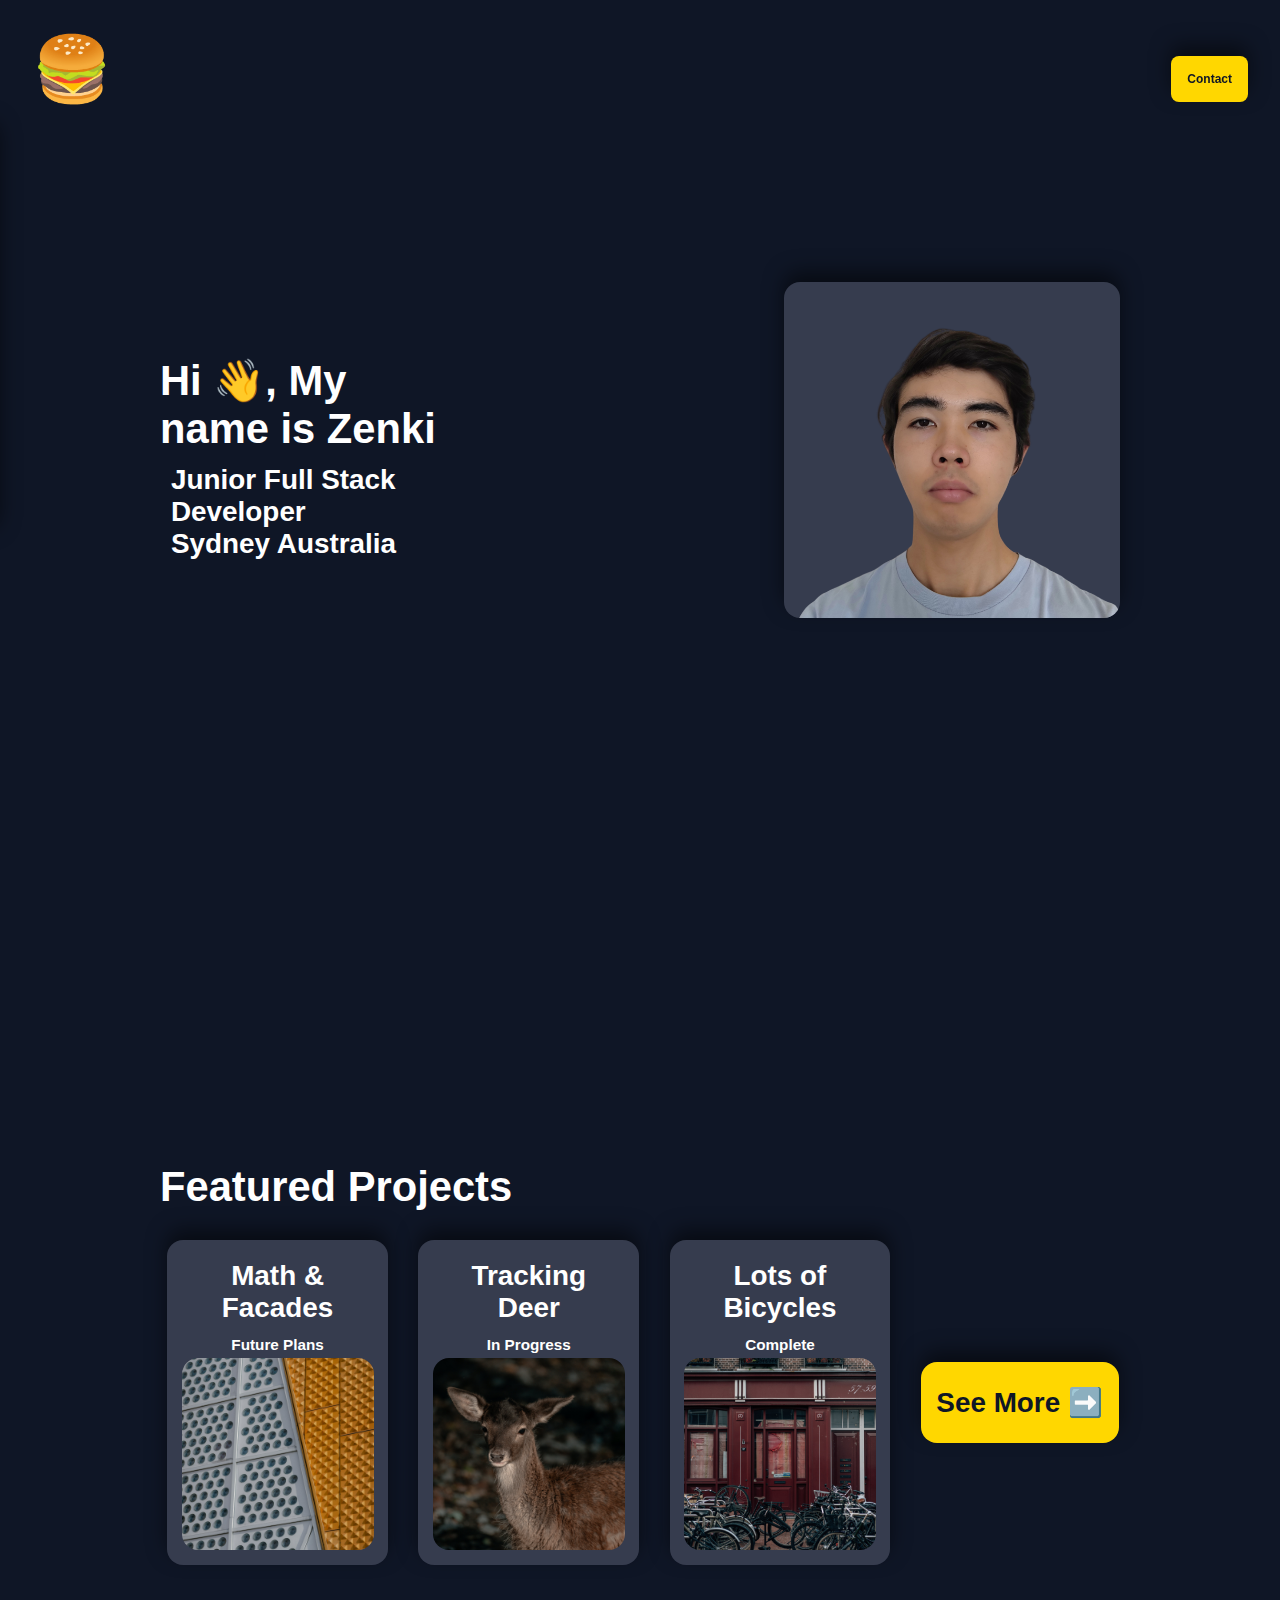
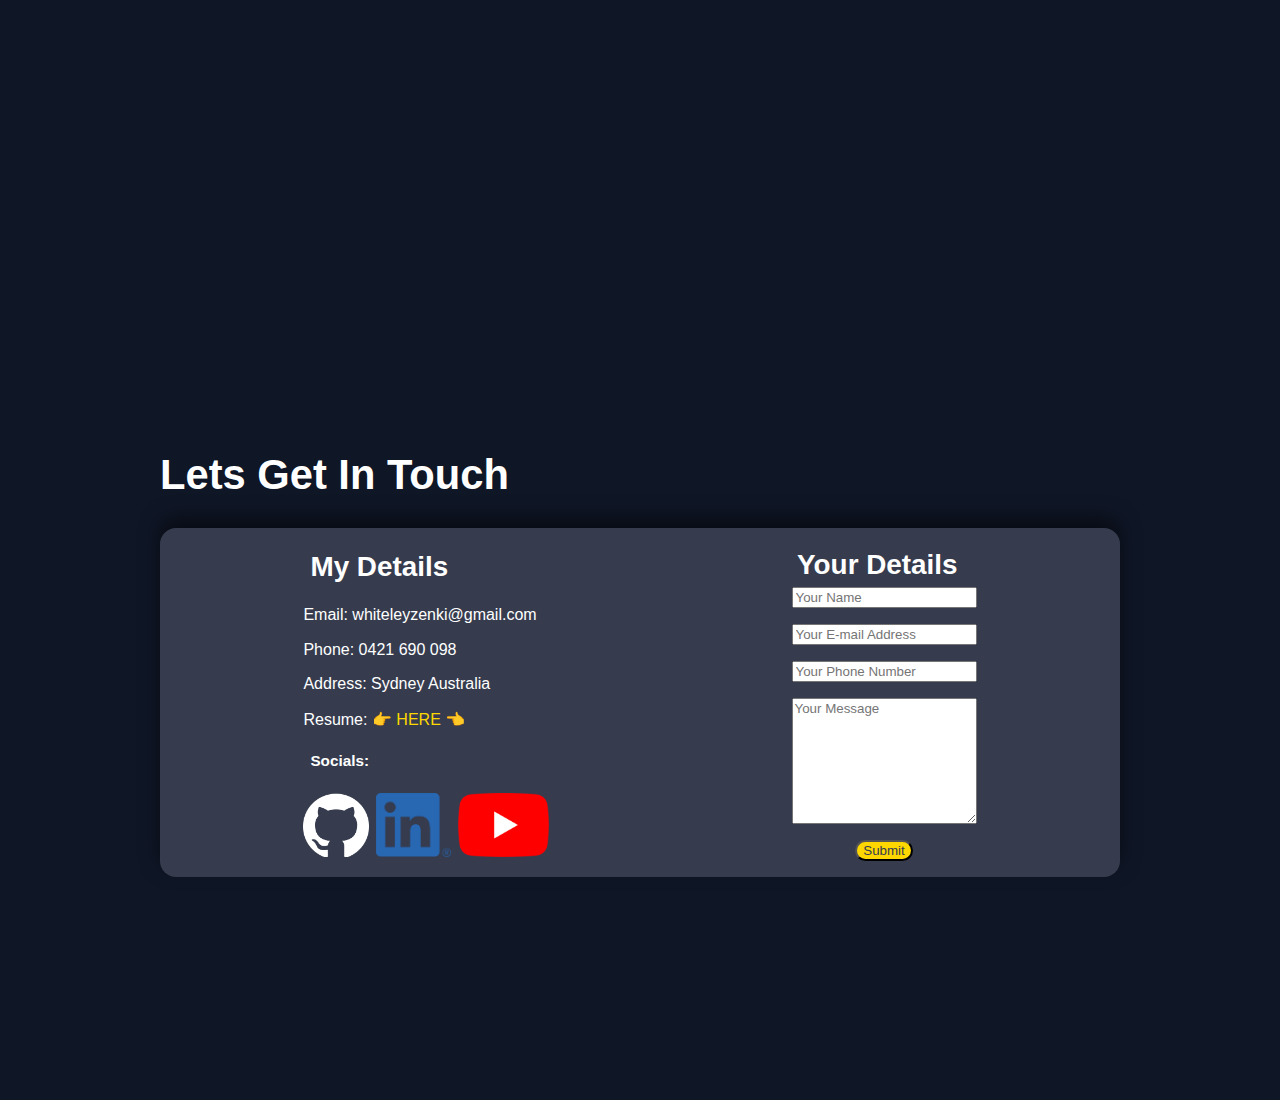
<file: src/index.html>
<!DOCTYPE html>
<html lang="en">
<head>
    <meta charset="UTF-8">
    <meta name="viewport" content="width=device-width, initial-scale=1.0">
    <title>Under Construction!</title>
    <link rel="stylesheet" href="style.css">
</head>
<body>
<!-- SHARED HTML START -->
    <div class="Navigation">
        <nav>
            <!-- Burger Menu -->
            <div id="burger-tog">
                🍔
              <input type="checkbox" />
              <ul id="burger">
                <a href="index.html"><li>Home</li></a>
                <a href="projects.html"><li>Projects</li></a>
                <a href="blog.html"><li>Weekly</li></a>
                <a href="about.html"><li>About</li></a>
              </ul>
            </div>
        </nav>
        <!-- Contact Me Button -->
        <form action="#open-modal">
            <button type="submit">Contact</button> 
            <!-- Not Recommended, only using as there is no javascript -->
        </form>
    </div>
    <!-- Modal Window -->
    <div id="open-modal" class="modal-window">
        <div>
            <a href="#">Close</a>
            <form action="">
                <!-- Contact Inputs -->
                <input type="text" name="fullname" placeholder="Your Name" />
                <input type="email" name="email" placeholder="Your E-mail Address" />
                <input type="tele" name="phone" placeholder="Your Phone Number"/>
                <textarea name="text" rows="8" placeholder="Your Message"></textarea>
                <button>Submit</button>
            </form>
        </div>
    </div>
<!-- SHARED HTML END -->

    <div class="Home-Content">
        <section class="Home">
            <div class="Welcome">
                <div>
                    <!-- Main Title -->
                    <h1>Hi 👋, My<br>name is Zenki</h1>
                    <h2>Junior Full Stack Developer<br>Sydney Australia</h2>
                </div>
                <!-- Profile Image -->
                <img src="imgs/profile_pic.png" alt="ProfilePic">
            </div>
        </section>

        <section class="F-Projects">
            <!-- Carousel Title -->
            <h1>Featured Projects</h1>
            <!-- Carousel -->
            <div class="carousel">
                <article class="items">
                    <h2>Math &<br>Facades</h2>
                    <h3>Future Plans</h3>
                    <img src="imgs/pexels-cami-18809459.jpg" alt="Building Facade">
                </article>
                <article class="items">
                    <h2>Tracking<br>Deer</h2>
                    <h3>In Progress</h3>
                    <img src="imgs/pexels-carolin-wenske-19135990.jpg" alt="Deer">
                </article>
                <article class="items">
                    <h2>Lots of<br>Bicycles</h2>
                    <h3>Complete</h3>
                    <img src="imgs/pexels-bicycles.jpg" alt="European Bicycles">
                </article>
                <!-- SEE MORE BUTTON -->
                <a href="projects.html">
                    <article class="items" role="button"> 
                        <!-- Role property makes the browser believe its a button -->
                        <!-- Kept as article to easily share properties between post and the button -->
                        <h2>See More ➡️</h2> 
                    </article>
                </a>
            </div>
        </section>

        <section class="Contact">
            <!-- Contact Form -->
            <div class="contact-info">
                <h1>Lets Get In Touch</h1>
                <div class="contact-content">
                    <!-- Left Side Items -->
                    <div class="my-details">
                        <h2>My Details</h2>
                        <label>Email: whiteleyzenki@gmail.com</label>
                        <label>Phone: 0421 690 098</label>
                        <label>Address: Sydney Australia</label>
                        <label>Resume:
                            <a href="https://drive.google.com/file/d/1wIgLgoJVdbyMaV2z6GxGageZ9CQzxE3W/view?usp=sharing"target=”_blank”>👉 HERE 👈</a></label>
                        <h3>Socials:</h3>
                        <div class="socials">
                            <a href="https://github.com/R-Z-W" target=”_blank”><img src="imgs/github-mark-white.png" alt="Github"></a>
                            <a href="https://www.linkedin.com/in/ronanwhiteley/" target=”_blank”><img src="imgs/LI-In-Bug.png" alt="Github"></a>
                            <a href="https://www.youtube.com/channel/UCM7Jr1QHGbWeZcyulGxDfLw" target=”_blank”><img src="imgs/youtube_social_icon_red.png" alt="Github"></a>
                        </div>
                    </div>
                    <!-- Right Side Items -->
                    <div class="your-details">
                        <h2>Your Details</h2>
                        <form>
                            <!-- Contact Inputs -->
                            <input type="text" name="fullname" placeholder="Your Name" />
                            <input type="email" name="email" placeholder="Your E-mail Address" />
                            <input type="tele" name="phone" placeholder="Your Phone Number"/>
                            <textarea name="text" rows="8" placeholder="Your Message"></textarea>
                            <button class="submit">Submit</button>
                        </form>
                    </div>
                </div>
            </div>

            <!-- <footer>
                <p>&copy 2023 Zenki Whiteley</p>
            </footer> -->
        </section>
        
    </div>

    
</body>
</html>
</file>
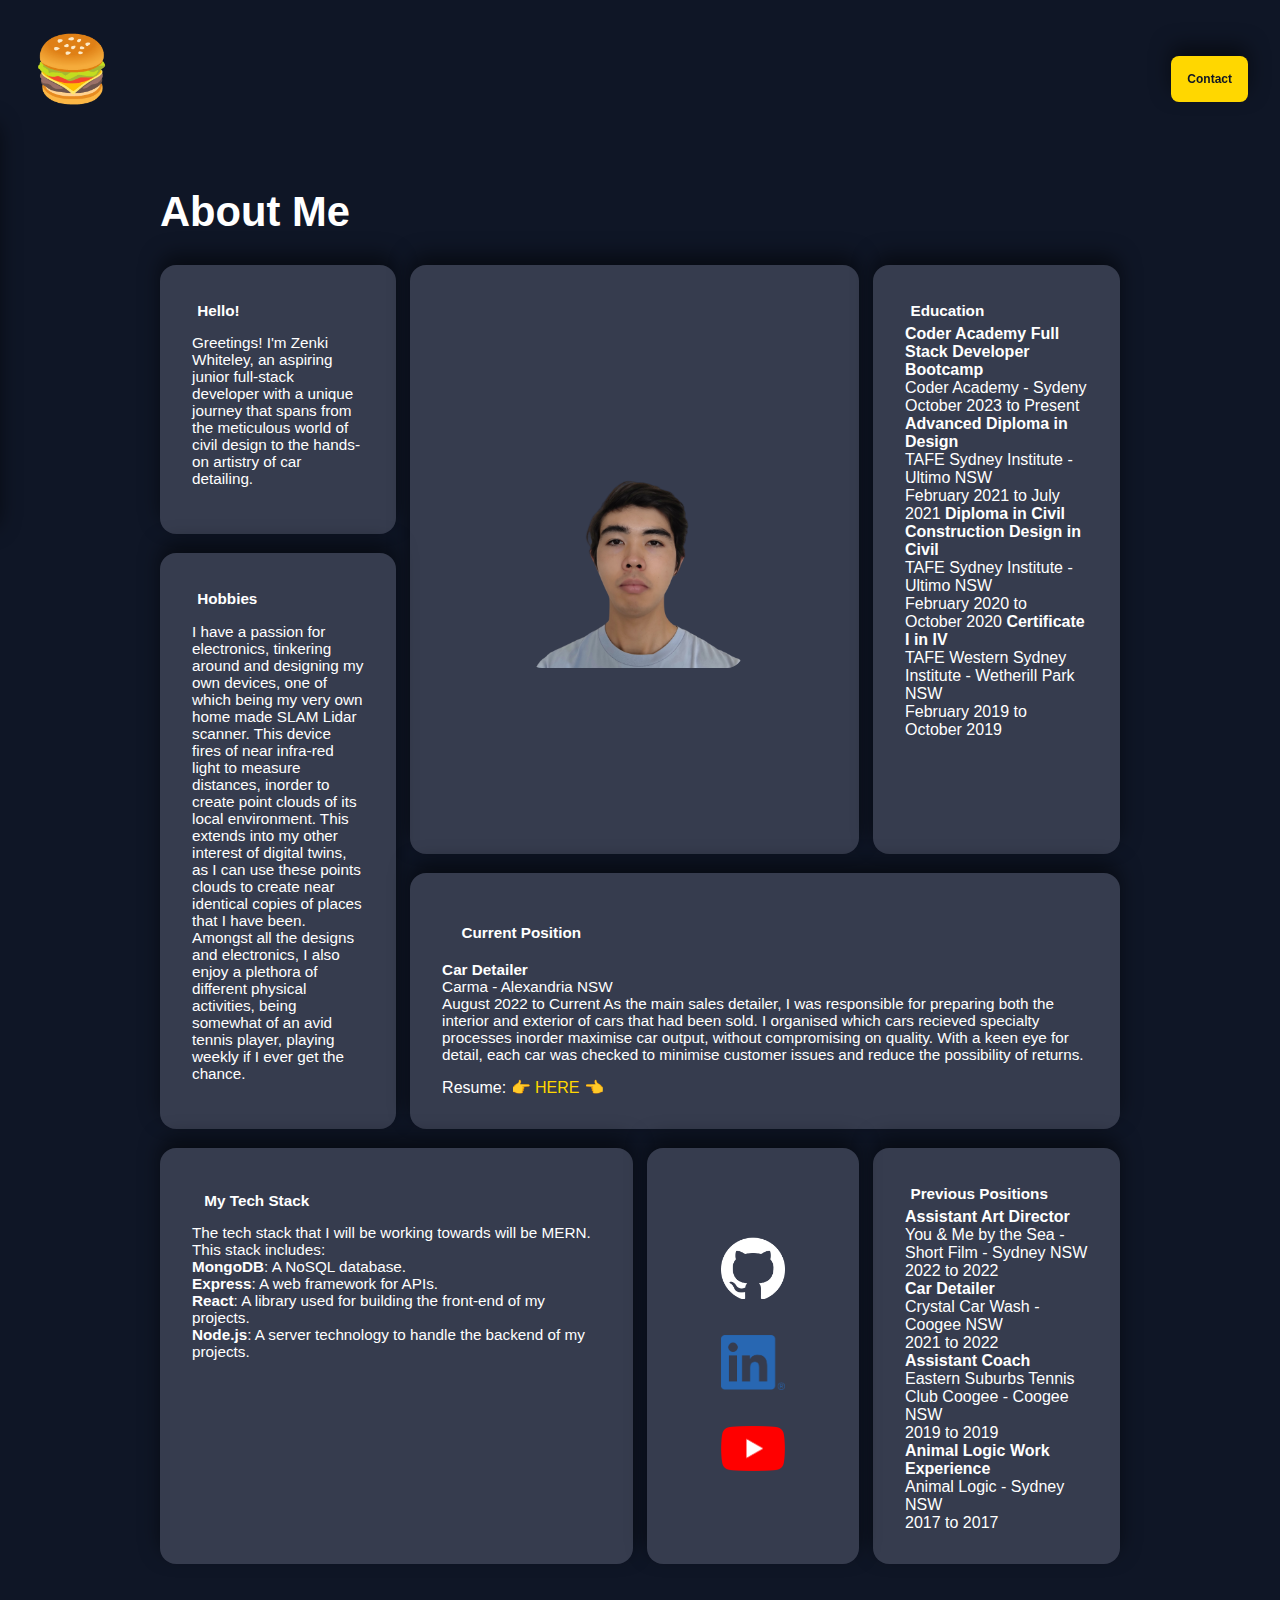
<file: src/about.html>
<!DOCTYPE html>
<html lang="en">

<head>
    <meta charset="UTF-8">
    <meta name="viewport" content="width=device-width, initial-scale=1.0">
    <title>About Zenki</title>
    <link rel="stylesheet" href="style.css">
</head>

<body>
<!-- SHARED HTML START -->
    <div class="Navigation">
        <nav>
            <!-- Burger Menu -->
            <div id="burger-tog">
                🍔
            <input type="checkbox" />
            <ul id="burger">
                <a href="index.html"><li>Home</li></a>
                <a href="projects.html"><li>Projects</li></a>
                <a href="blog.html"><li>Weekly</li></a>
                <a href="about.html"><li>About</li></a>
            </ul>
            </div>
        </nav>
        <!-- Contact Me Button -->
        <form action="#open-modal">
            <button type="submit">Contact</button> 
            <!-- Not Recommended, only using as there is no javascript -->
        </form>
    </div>
    <!-- Modal Window -->
    <div id="open-modal" class="modal-window">
        <div>
            <a href="#">Close</a>
            <form action="">
                <!-- Contact Inputs -->
                <input type="text" name="fullname" placeholder="Your Name" />
                <input type="email" name="email" placeholder="Your E-mail Address" />
                <input type="tele" name="phone" placeholder="Your Phone Number"/>
                <textarea name="text" rows="8" placeholder="Your Message"></textarea>
                <button>Submit</button>
            </form>
        </div>
    </div>
<!-- SHARED HTML END -->

<!-- About Me Content -->
    <div class="About-Content">
        <h1> <!-- About Me Title -->
            About Me
        </h1>
        <div class="posts">
            <div class="items">
                <article>
                    <h3>Hello!</h3>
                    <p>
                        Greetings! I'm Zenki Whiteley, an aspiring junior full-stack developer with a unique journey
                        that
                        spans from the meticulous world of civil design to the hands-on artistry of car detailing.
                    </p>
                </article>
                <article role="image">
                    <!-- Profile Picture -->
                    <img src="imgs/profile_pic.png" alt="Profile Picture">
                </article>
                <article>
                    <h3>Hobbies</h3>
                    <p>
                        I have a passion for electronics, tinkering around and designing my own devices, one
                        of which being my very own home made SLAM Lidar scanner. This device fires of near infra-red
                        light to measure distances, inorder to create point clouds of its local environment. This
                        extends into my other interest of digital twins, as I can use these points clouds to create near
                        identical copies of places that I have been. Amongst all the designs and electronics, I also
                        enjoy a plethora of different physical activities, being somewhat of an avid tennis player,
                        playing weekly if I ever get the chance.
                    </p>
                </article>
                <article>
                    <h3>Education</h3>
                    <span>
                        <b>Coder Academy Full Stack Developer Bootcamp</b><br>
                        Coder Academy - Sydeny<br>
                        October 2023 to Present
                    </span>
                    <span>
                        <b>Advanced Diploma in Design</b><br>
                        TAFE Sydney Institute - Ultimo NSW<br>
                        February 2021 to July 2021
                    </span>
                    <span>
                        <b>Diploma in Civil Construction Design in Civil</b><br>
                        TAFE Sydney Institute - Ultimo NSW<br>
                        February 2020 to October 2020
                    </span>
                    <span>
                        <b>Certificate I in IV</b><br>
                        TAFE Western Sydney Institute - Wetherill Park NSW<br>
                        February 2019 to October 2019
                    </span>
                </article>
                <article>
                    <h3>Current Position</h3>
                    <p>
                        <b>Car Detailer</b><br>
                        Carma - Alexandria NSW<br>
                        August 2022 to Current
                        As the main sales detailer, I was responsible for preparing both the interior and exterior of
                        cars that had been sold.
                        I organised which cars recieved specialty processes inorder maximise car output, without
                        compromising on quality.
                        With a keen eye for detail, each car was checked to minimise customer issues and reduce the
                        possibility of returns.
                    </p>
                    <!-- Resume Link -->
                    <label>Resume: 
                        <a href="https://drive.google.com/file/d/1wIgLgoJVdbyMaV2z6GxGageZ9CQzxE3W/view?usp=sharing"target=”_blank”>👉 HERE 👈</a></label>
                </article>
                <article>
                    <h3>Previous Positions</h3>
                    <span>
                        <b>Assistant Art Director</b><br>
                        You & Me by the Sea - Short Film - Sydney NSW<br>
                        2022 to 2022<br>
                    </span>
                    <span>
                        <b>Car Detailer</b><br>
                        Crystal Car Wash - Coogee NSW<br>
                        2021 to 2022<br>
                    </span>
                    <span>
                        <b>Assistant Coach</b><br>
                        Eastern Suburbs Tennis Club Coogee - Coogee NSW<br>
                        2019 to 2019<br>
                    </span>
                    <span>
                        <b>Animal Logic Work Experience</b><br>
                        Animal Logic - Sydney NSW<br>
                        2017 to 2017<br>
                    </span>
                </article>
                <article>
                    <h3>My Tech Stack</h3>
                    <p>
                        The tech stack that I will be working towards will be MERN.<br>
                        This stack includes:<br>
                        <b>MongoDB</b>: A NoSQL database.<br>
                        <b>Express</b>: A web framework for APIs.<br>
                        <b>React</b>: A library used for building the front-end of my projects.<br>
                        <b>Node.js</b>: A server technology to handle the backend of my projects.<br>
                    </p>
                </article>
                <article>
                    <!-- Social Links -->
                    <a href="https://github.com/R-Z-W" target=”_blank”><img src="imgs/github-mark-white.png" alt="Github"></a>
                    <a href="https://www.linkedin.com/in/ronanwhiteley/" target=”_blank”><img src="imgs/LI-In-Bug.png" alt="Github"></a>
                    <a href="https://www.youtube.com/channel/UCM7Jr1QHGbWeZcyulGxDfLw" target=”_blank”><img src="imgs/youtube_social_icon_red.png" alt="Github"></a>   
                </article>
            </div>
        </div>
    </div>


</body>
</file>
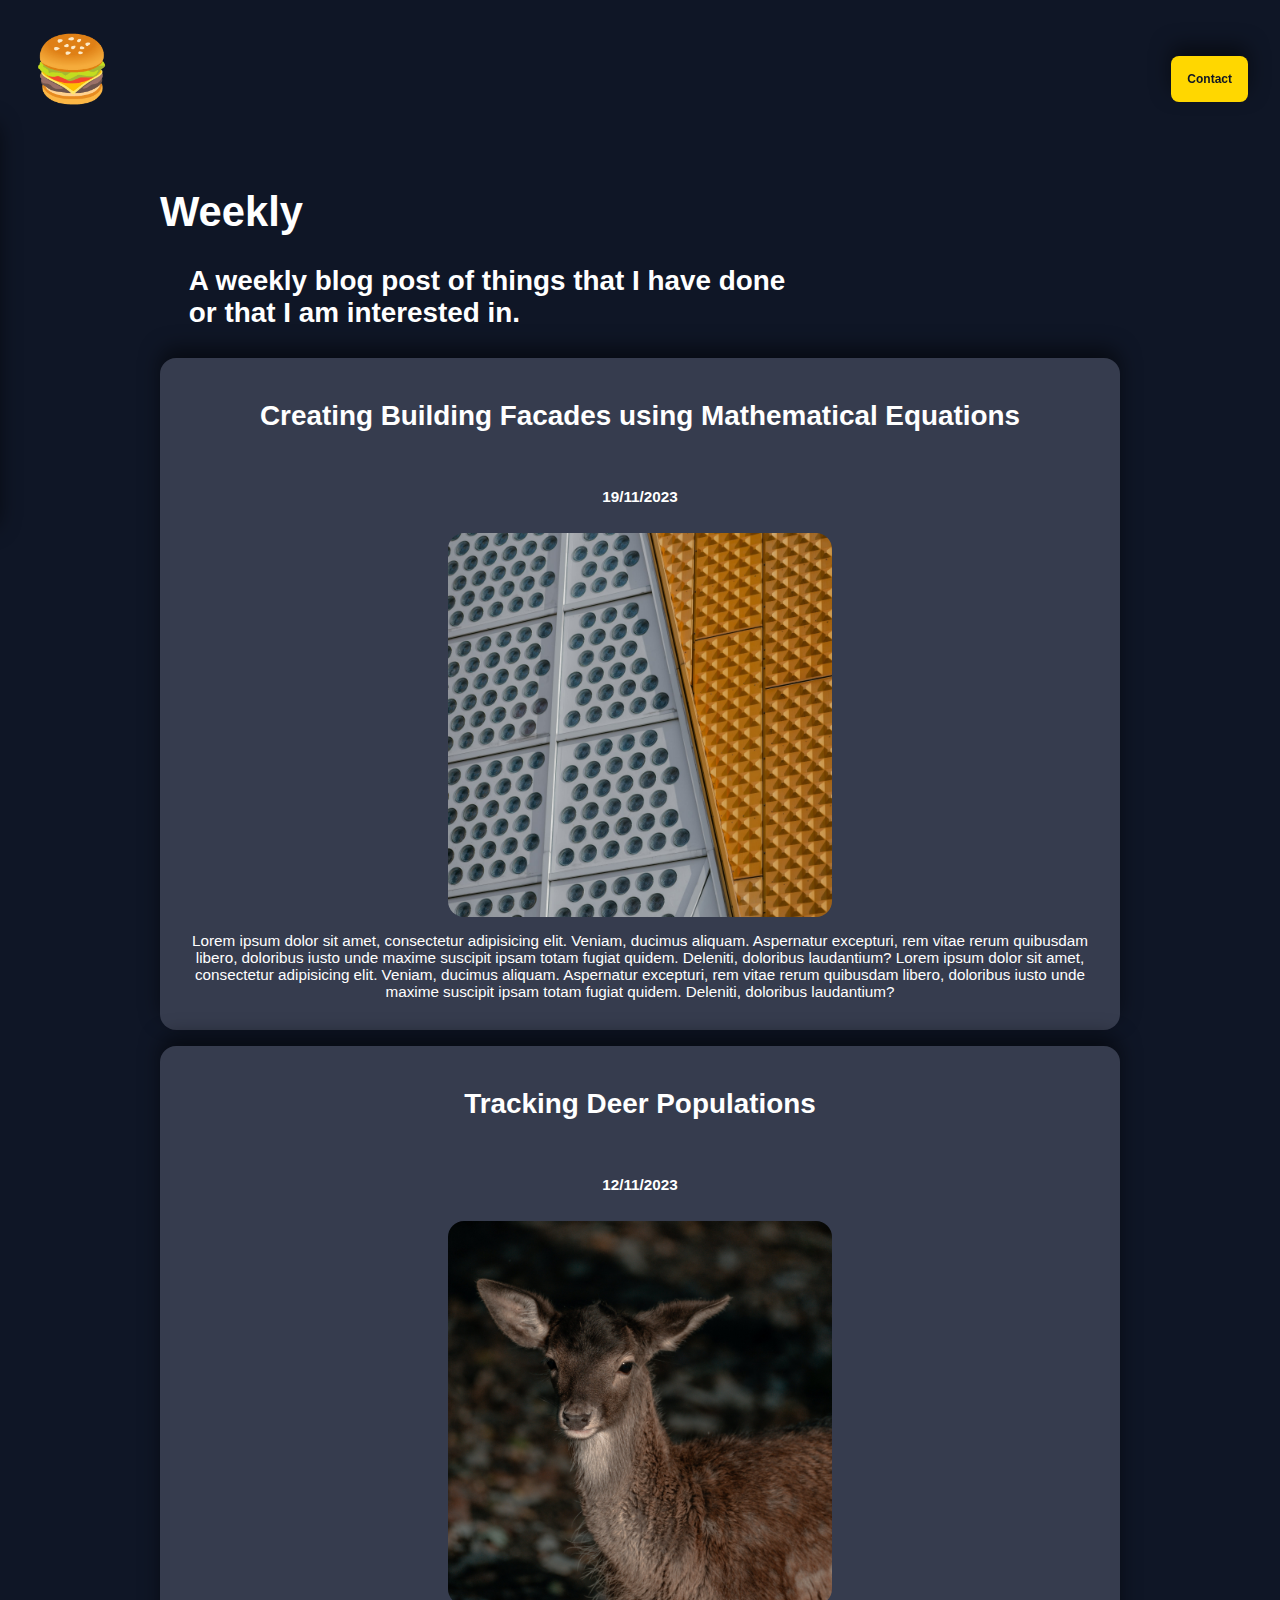
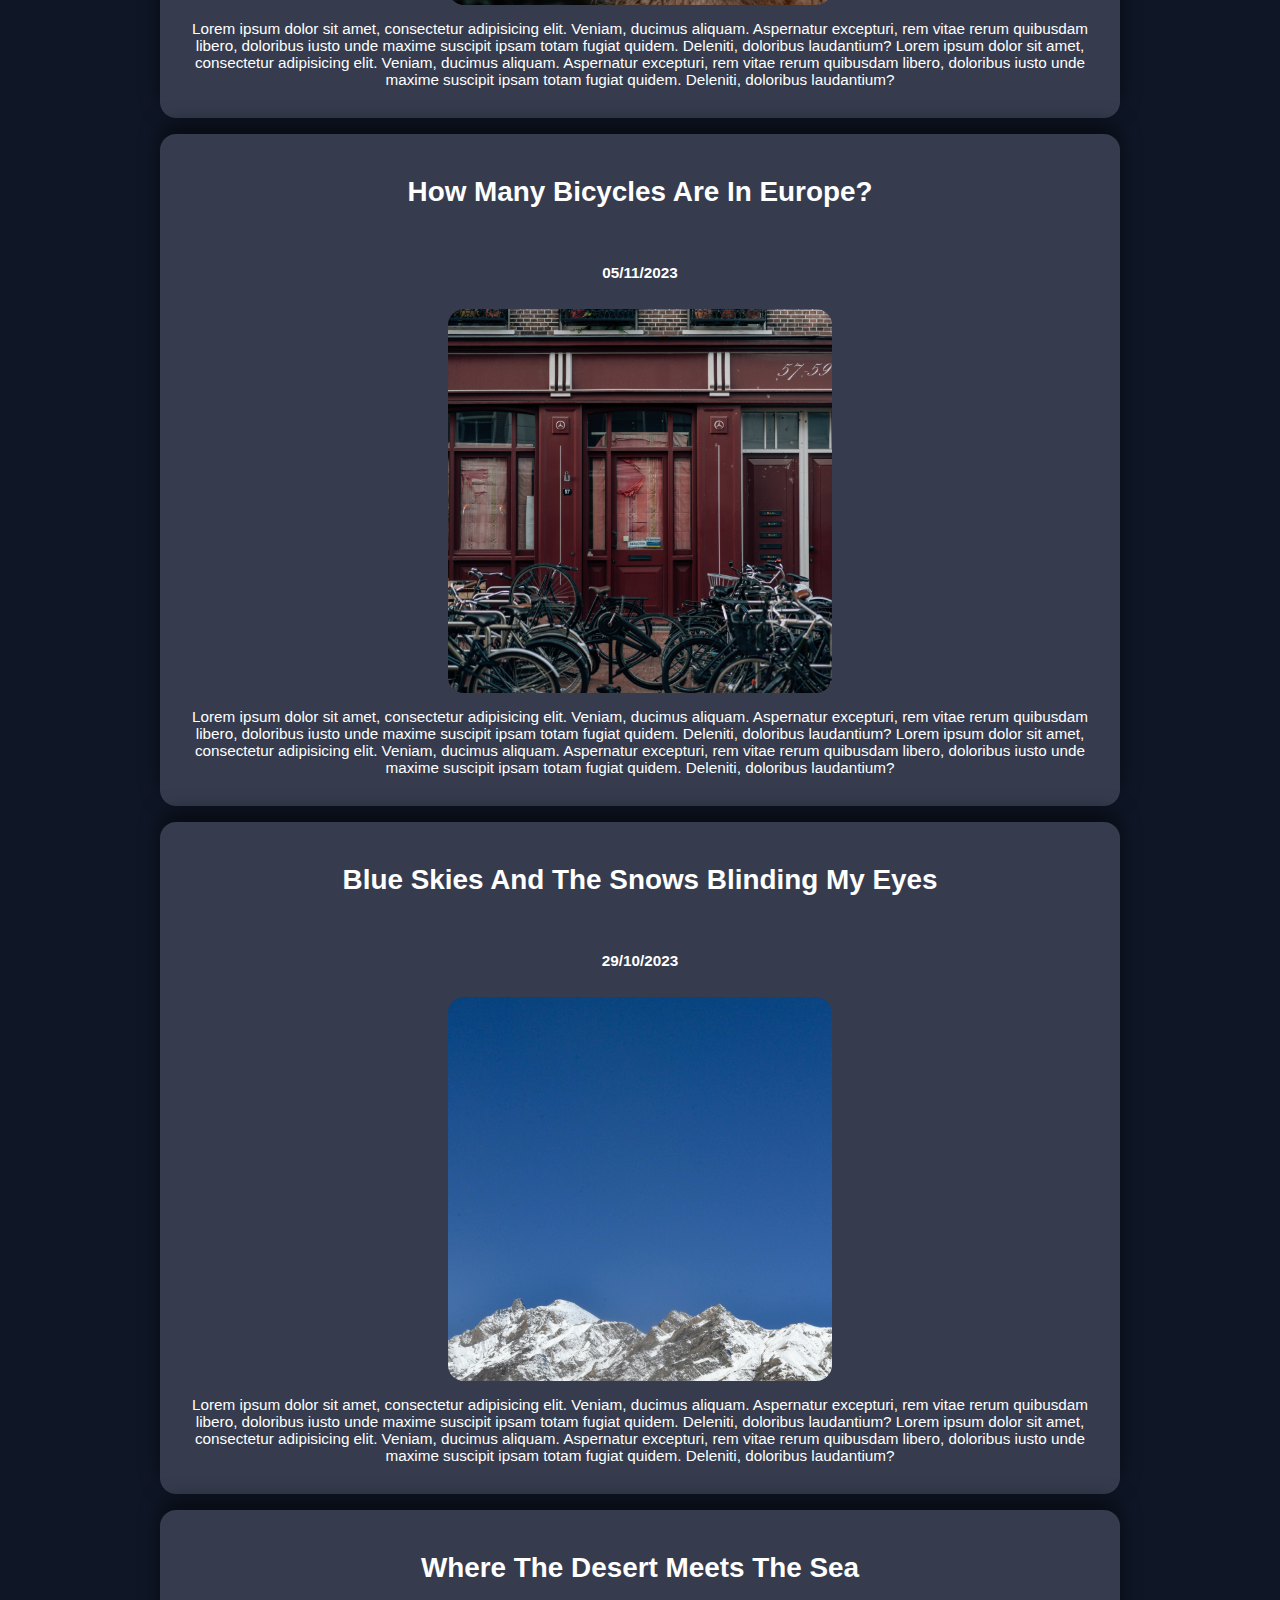
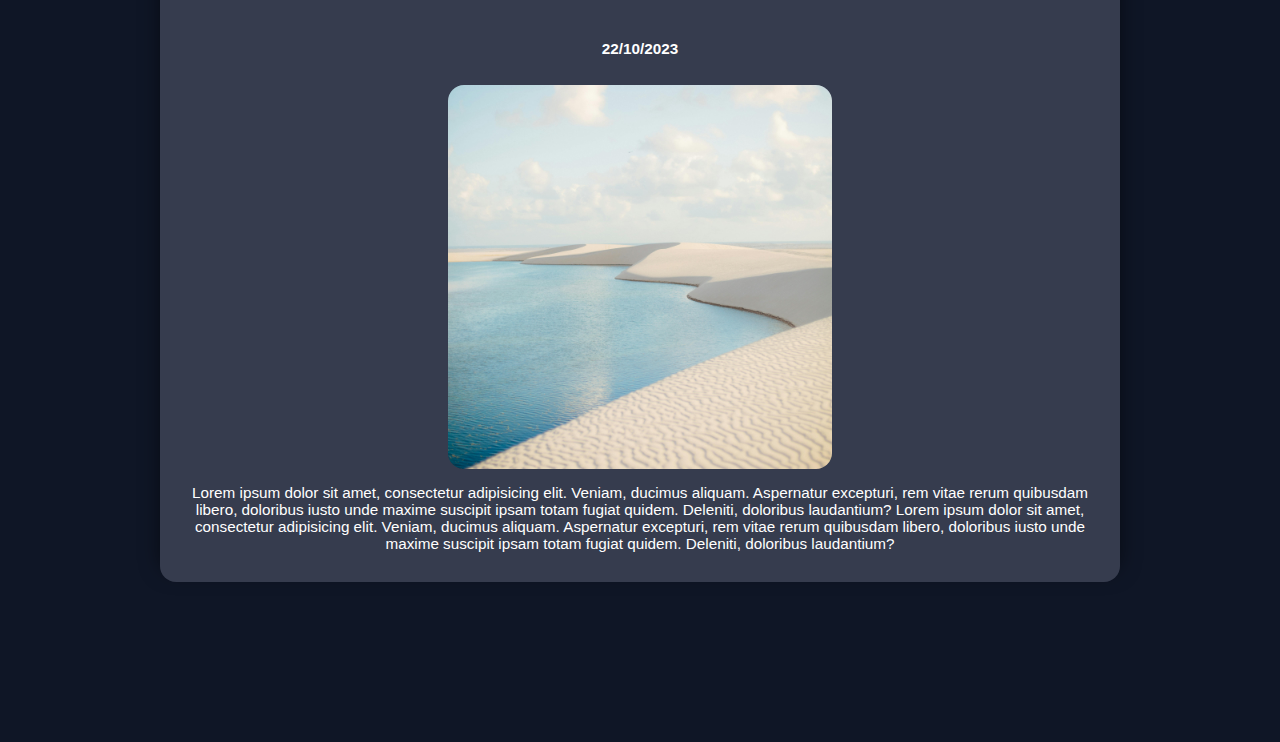
<file: src/blog.html>
<!DOCTYPE html>
<html lang="en">

<head>
    <meta charset="UTF-8">
    <meta name="viewport" content="width=device-width, initial-scale=1.0">
    <title>Zenki's Weekly</title>
    <link rel="stylesheet" href="style.css">
</head>

<body>
<!-- SHARED HTML START -->
    <div class="Navigation">
        <nav>
            <!-- Burger Menu -->
            <div id="burger-tog">
                🍔
              <input type="checkbox" />
              <ul id="burger">
                <a href="index.html"><li>Home</li></a>
                <a href="projects.html"><li>Projects</li></a>
                <a href="blog.html"><li>Weekly</li></a>
                <a href="about.html"><li>About</li></a>
              </ul>
            </div>
        </nav>
        <!-- Contact Me Button -->
        <form action="#open-modal">
            <button type="submit">Contact</button> 
            <!-- Not Recommended, only using as there is no javascript -->
        </form>
    </div>
    <!-- Modal Window -->
    <div id="open-modal" class="modal-window">
        <div>
            <a href="#">Close</a>
            <form action="">
                <!-- Contact Inputs -->
                <input type="text" name="fullname" placeholder="Your Name" />
                <input type="email" name="email" placeholder="Your E-mail Address" />
                <input type="tele" name="phone" placeholder="Your Phone Number"/>
                <textarea name="text" rows="8" placeholder="Your Message"></textarea>
                <button>Submit</button>
            </form>
        </div>
    </div>
<!-- SHARED HTML END -->

<!-- Weekly Blog Content -->
    <div class="Blog-Content">
        <h1> <!-- Weekly Blog Title -->
            Weekly
        </h1>
        <h2>
            A weekly blog post of things that I have done<br>or that I am interested in.
        </h2>
        <div class="posts">
            <div class="items">
                <h2>Creating Building Facades using Mathematical Equations</h2>
                <h3>19/11/2023</h3>
                <img src="imgs/pexels-cami-18809459.jpg" alt="Building Facade">
                <p>Lorem ipsum dolor sit amet, consectetur adipisicing elit. Veniam, ducimus aliquam. Aspernatur
                    excepturi, rem vitae rerum quibusdam libero, doloribus iusto unde maxime suscipit ipsam totam fugiat
                    quidem. Deleniti, doloribus laudantium? Lorem ipsum dolor sit amet, consectetur adipisicing elit. Veniam, ducimus aliquam. Aspernatur
                    excepturi, rem vitae rerum quibusdam libero, doloribus iusto unde maxime suscipit ipsam totam fugiat
                    quidem. Deleniti, doloribus laudantium?</p>
            </div>
            <div class="items">
                <h2>Tracking Deer Populations</h2>
                <h3>12/11/2023</h3>
                <img src="imgs/pexels-carolin-wenske-19135990.jpg" alt="Deer">
                <p>Lorem ipsum dolor sit amet, consectetur adipisicing elit. Veniam, ducimus aliquam. Aspernatur
                    excepturi, rem vitae rerum quibusdam libero, doloribus iusto unde maxime suscipit ipsam totam fugiat
                    quidem. Deleniti, doloribus laudantium? Lorem ipsum dolor sit amet, consectetur adipisicing elit. Veniam, ducimus aliquam. Aspernatur
                    excepturi, rem vitae rerum quibusdam libero, doloribus iusto unde maxime suscipit ipsam totam fugiat
                    quidem. Deleniti, doloribus laudantium?</p>
            </div>
            <div class="items">
                <h2>How Many Bicycles Are In Europe?</h2>
                <h3>05/11/2023</h3>
                <img src="imgs/pexels-bicycles.jpg" alt="European Bicycles">
                <p>Lorem ipsum dolor sit amet, consectetur adipisicing elit. Veniam, ducimus aliquam. Aspernatur
                    excepturi, rem vitae rerum quibusdam libero, doloribus iusto unde maxime suscipit ipsam totam fugiat
                    quidem. Deleniti, doloribus laudantium? Lorem ipsum dolor sit amet, consectetur adipisicing elit. Veniam, ducimus aliquam. Aspernatur
                    excepturi, rem vitae rerum quibusdam libero, doloribus iusto unde maxime suscipit ipsam totam fugiat
                    quidem. Deleniti, doloribus laudantium?</p>
            </div>
            <div class="items">
                <h2>Blue Skies And The Snows Blinding My Eyes</h2>
                <h3>29/10/2023</h3>
                <img src="imgs/pexels-imogen-short-19024158.jpg" alt="Snow Capped Mountains">
                <p>Lorem ipsum dolor sit amet, consectetur adipisicing elit. Veniam, ducimus aliquam. Aspernatur
                    excepturi, rem vitae rerum quibusdam libero, doloribus iusto unde maxime suscipit ipsam totam fugiat
                    quidem. Deleniti, doloribus laudantium? Lorem ipsum dolor sit amet, consectetur adipisicing elit. Veniam, ducimus aliquam. Aspernatur
                    excepturi, rem vitae rerum quibusdam libero, doloribus iusto unde maxime suscipit ipsam totam fugiat
                    quidem. Deleniti, doloribus laudantium?</p>
            </div>
            <div class="items">
                <h2>Where The Desert Meets The Sea</h2>
                <h3>22/10/2023</h3>
                <img src="imgs/pexels-leo-castro-19071242.jpg" alt="Water In The Desert">
                <p>Lorem ipsum dolor sit amet, consectetur adipisicing elit. Veniam, ducimus aliquam. Aspernatur
                    excepturi, rem vitae rerum quibusdam libero, doloribus iusto unde maxime suscipit ipsam totam fugiat
                    quidem. Deleniti, doloribus laudantium? Lorem ipsum dolor sit amet, consectetur adipisicing elit. Veniam, ducimus aliquam. Aspernatur
                    excepturi, rem vitae rerum quibusdam libero, doloribus iusto unde maxime suscipit ipsam totam fugiat
                    quidem. Deleniti, doloribus laudantium?</p>
            </div>
        </div>
    </div>
</body>
</file>
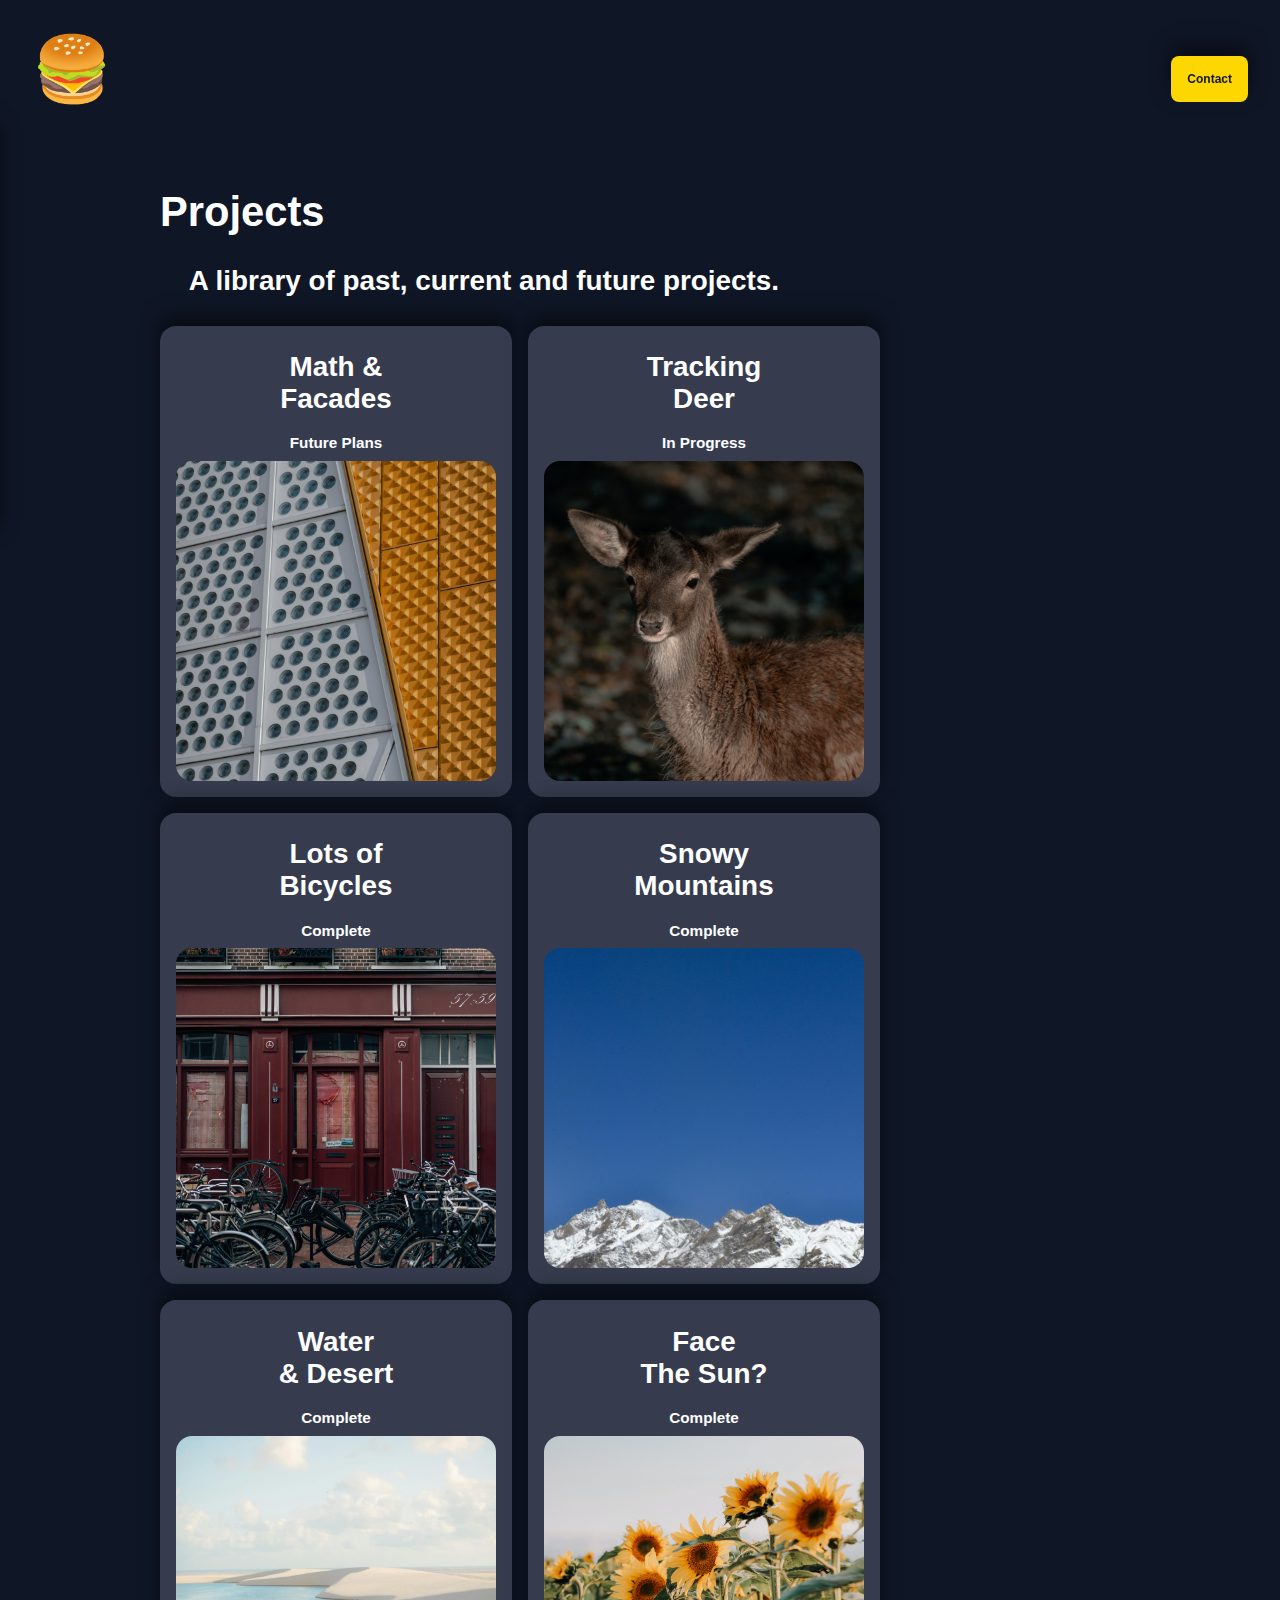
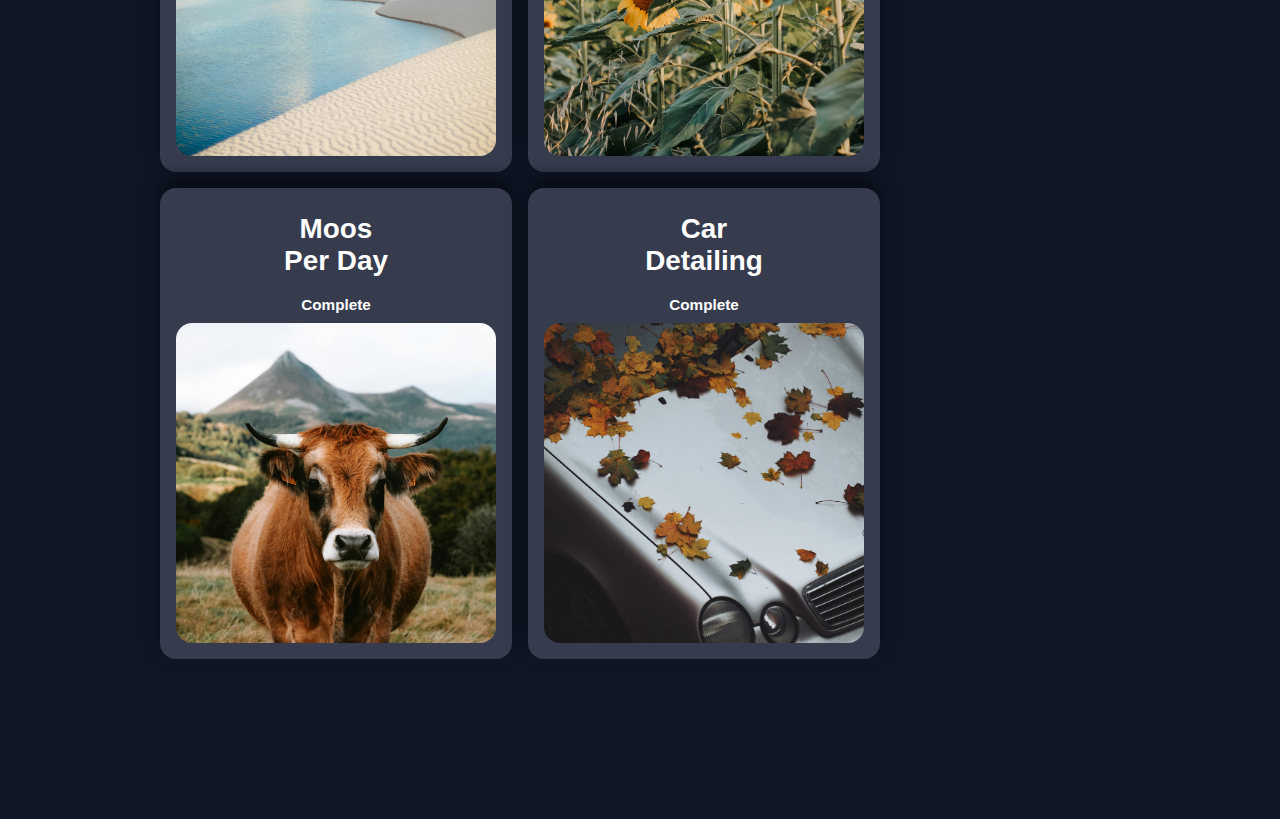
<file: src/projects.html>
<!DOCTYPE html>
<html lang="en">
<head>
    <meta charset="UTF-8">
    <meta name="viewport" content="width=device-width, initial-scale=1.0">
    <title>Zenki's Projects</title>
    <link rel="stylesheet" href="style.css">
</head>
<body>
<!-- SHARED HTML START -->
    <div class="Navigation">
        <nav>
            <!-- Burger Menu -->
            <div id="burger-tog">
                🍔
            <input type="checkbox" />
            <ul id="burger">
                <a href="index.html"><li>Home</li></a>
                <a href="projects.html"><li>Projects</li></a>
                <a href="blog.html"><li>Weekly</li></a>
                <a href="about.html"><li>About</li></a>
            </ul>
            </div>
        </nav>
        <!-- Contact Me Button -->
        <form action="#open-modal">
            <button type="submit">Contact</button> 
            <!-- Not Recommended, only using as there is no javascript -->
        </form>
    </div>
    <!-- Modal Window -->
    <div id="open-modal" class="modal-window">
        <div>
            <a href="#">Close</a>
            <form action="">
                <!-- Contact Inputs -->
                <input type="text" name="fullname" placeholder="Your Name" />
                <input type="email" name="email" placeholder="Your E-mail Address" />
                <input type="tele" name="phone" placeholder="Your Phone Number"/>
                <textarea name="text" rows="8" placeholder="Your Message"></textarea>
                <button>Submit</button>
            </form>
        </div>
    </div>
<!-- SHARED HTML END -->

<!-- Projects Content -->
    <div class="Projects-Content">
        <h1> <!-- Projects Title -->
            Projects
        </h1>
        <h2>
            A library of past, current and future projects.
        </h2>
        <div class="posts">
            <!-- Project Posts -->
            <article class="items">
                <h2>Math &<br>Facades</h2>
                <h3>Future Plans</h3>
                <img src="imgs/pexels-cami-18809459.jpg" alt="Building Facade">
            </article>
            <article class="items">
                <h2>Tracking<br>Deer</h2>
                <h3>In Progress</h3>
                <img src="imgs/pexels-carolin-wenske-19135990.jpg" alt="Deer">
            </article>
            <article class="items">
                <h2>Lots of<br>Bicycles</h2>
                <h3>Complete</h3>
                <img src="imgs/pexels-bicycles.jpg" alt="European Bicycles">
            </article>
            <article class="items">
                <h2>Snowy<br>Mountains</h2>
                <h3>Complete</h3>
                <img src="imgs/pexels-imogen-short-19024158.jpg" alt="Snow Capped Mountains">
            </article>
            <article class="items">
                <h2>Water<br>& Desert</h2>
                <h3>Complete</h3>
                <img src="imgs/pexels-leo-castro-19071242.jpg" alt="Water In The Desert">
            </article>
            <article class="items">
                <h2>Face<br>The Sun?</h2>
                <h3>Complete</h3>
                <img src="imgs/pexels-nati-17456609.jpg" alt="Sunflowers">
            </article>
            <article class="items">
                <h2>Moos<br>Per Day</h2>
                <h3>Complete</h3>
                <img src="imgs/pexels-mathias-reding-18827685.jpg" alt="Cow">
            </article>
            <article class="items">
                <h2>Car<br>Detailing</h2>
                <h3>Complete</h3>
                <img src="imgs/pexels-marina-endzhirgli-18933192.jpg" alt="Leafy Mercedes">
            </article>
        </div>
    </div>
</body>
</file>
<file: src/style.css>
:root {
    --primary-100: #FFFFFF;
    --accent-100: #FFD700;
    --text-100: #FFFFFF;
    --bg-100: #0F1626;
    --bg-300: #363c4e;
    --header-1: clamp(1.8663rem, 1.6198rem + 1.2324vw, 4.5775rem);
    --text-large: clamp(1.2963rem, 1.1477rem + 0.7426vw, 2.93rem);
    --text-medium: clamp(0.75rem, 0.6818rem + 0.3409vw, 1.5rem);
    --text-small: .75rem;
    --page-top-padding: 10rem;
    --page-side-padding: 35rem;
    --post-padding: 1.5%;
    --text-margin: 3%;
    --border-radius1: 1rem;
    --transition-time: .3s;
}

/* SHARED CSS START */
* {
    font-family: Roboto, Helvetica Neue, sans-serif;
}

body,
html {
    margin: 0;
    background-color: var(--bg-100);
    color: var(--primary-100);
    scroll-behavior: smooth;
    /* For Scroll Snapping */
    scroll-snap-points-y: repeat(100vh);
    /* For Scroll Snapping */
    scroll-snap-type: y proximity;
    /* For Scroll Snapping */
}


h1 {
    font-size: var(--header-1);
    margin-bottom: var(--text-margin);
}

h2 {
    font-size: var(--text-large);
    margin: var(--text-margin);
}

h3 {
    font-size: var(--text-medium);
    margin: var(--text-margin);
}

p {
    font-size: var(--text-medium);
}

.Navigation {
    width: 100vw;
    position: fixed;
    display: flex;
    justify-content: space-between;
}

.Navigation button {
    /*Contact Button Properties */
    margin: 3.5rem 2rem;
    box-shadow: 0px -10px 20px 0px rgba(0, 0, 0, 0.5);
    background-color: var(--accent-100);
    border-radius: .5rem;
    border-style: none;
    color: var(--bg-100);
    cursor: pointer;
    display: inline-block;
    font-size: var(--text-small);
    font-weight: bolder;
    outline: none;
    padding: 1rem;
    position: relative;
    text-align: center;
    text-decoration: none;
    transition: all var(--transition-time);
    user-select: none;
    -webkit-user-select: none;
    touch-action: manipulation;
    /* avoid page zoom when double tap*/
}

.Navigation button:active {
    background-color: var(--bg-300);
    transform: translateY(1rem);
    transition-duration: var(--transition-time);
}

.Navigation button:hover {
    background-color: var(--bg-300);
    opacity: 1;
    transform: translateY(0);
    transition-duration: var(--transition-time);
}

/* Burger Button Properties */
#burger-tog {
    display: block;
    position: relative;
    top: 2rem;
    left: 2rem;
    font-size: 4rem;
    z-index: 1;
    touch-action: manipulation;
    /* avoid page zoom when double tap*/
    -webkit-user-select: none;
    user-select: none;
}

#burger-tog a {
    /* Menu Items */
    text-decoration: none;
    color: var(--text-100);
    transition: color var(--transition-time) ease;
}

#burger-tog a:hover {
    /* Menu Items */
    color: var(--accent-100);
    /* MUST BE IN DESKTOP TO WORK*/
}

#burger-tog input {
    /* Hidden Checkbox Settings */
    display: block;
    width: 4rem;
    /* Important for lineup */
    height: 4rem;
    /* Important for lineup */
    position: absolute;
    top: -.1rem;
    left: -.1rem;
    cursor: pointer;
    opacity: 0;
    /* hide the checkbox */
    z-index: 2;
    /* moves checkbox infront of everything *important */
    -webkit-touch-callout: none;
    /* no link preview when long touching */
}

#burger-tog input:checked~ul {
    /* needed to move from left */
    transform: none;
}

#burger {
    /* Burger Menu Properties */
    position: absolute;
    width: 5rem;
    box-shadow: 0px -10px 20px 0px rgba(0, 0, 0, 0.5);
    margin: 1.5rem 0 0 -2rem;
    /* location when hiding */
    padding: 2rem;
    background-color: var(--bg-300);
    border-radius: var(--border-radius1);
    list-style-type: none;
    -webkit-font-smoothing: antialiased;
    /* for apple */
    transform-origin: 0% 0%;
    transform: translate(-100%, 0);
    transition: transform var(--transition-time) cubic-bezier(0.77, 0.2, 0.05, 1.0);
}

#burger li {
    padding: 2rem 0;
    font-weight: bolder;
    font-size: 1.2rem;
}

.modal-window {
    /* Modal Properties: NOTE HIDDEN */
    position: fixed;
    top: 0;
    right: 0;
    bottom: 0;
    left: 0;
    z-index: 999;
    visibility: hidden;
    opacity: 0;
    pointer-events: none;
    transition: all var(--transition-time);
}

.modal-window form {
    display: flex;
    flex-direction: column;
    gap: 1rem;


}

.modal-window form button {
    /* Submit Button */
    background-color: var(--accent-100);
    color: var(--bg-300);
    align-self: center;
    border-radius: var(--border-radius1);
}

.modal-window a {
    /* modal close button */
    color: var(--text-100);
    text-decoration: none;
    font-weight: bolder;
    line-height: 3rem;
    font-size: var(--text-small);
    width: 5rem;
    position: absolute;
    right: 0;
    top: 0;
    text-align: center;
}

.modal-window a:hover {
    color: var(--accent-100);
}

.modal-window:target {
    visibility: visible;
    opacity: 1;
    pointer-events: auto;
}

.modal-window>div {
    /* Modal window viewable */
    width: clamp(15rem, 30vw, 50rem);
    /*adjust for phone*/
    position: absolute;
    top: 50%;
    /* Important for positioning */
    left: 50%;
    /* Important for positioning */
    transform: translate(-50%, -50%);
    /* Important for positioning */
    box-shadow: 0px -10px 20px 0px rgba(0, 0, 0, 0.5);
    padding: 3rem;
    background: var(--bg-300);
    border-radius: var(--border-radius1);
}


/* HOMEPAGE START */
.Home-Content {
    background-color: var(--bg-100);
    padding-left: var(--page-side-padding);
    /* change for mobile */
    padding-right: var(--page-side-padding);
}

/* change for mobile */
.Home-Content section {
    /* for scroll snapping */
    scroll-snap-align: start;
}

.Home {
    height: 100vh;
}

.Welcome {
    height: 100vh;
    display: flex;
    align-items: center;
    justify-content: space-between;
    flex-wrap: wrap
}

.Welcome img {
    box-shadow: 0px -10px 20px 0px rgba(0, 0, 0, 0.5);
    width: 35%;
    /* change for mobile */
    min-width: 250px;
    border-radius: var(--border-radius1);
    background-color: var(--bg-300);
}


.F-Projects {
    height: 100vh;
    display: flex;
    flex-direction: column;
    justify-content: center;


}

.F-Projects .carousel {
    display: flex;
    align-items: center;
    justify-content: space-around;
    flex-wrap: wrap;
    gap: 1rem;
}

.F-Projects .items {
    /* Project Item Properties */
    max-width: 20vw;
    min-width: fit-content;
    box-shadow: 0px -10px 20px 0px rgba(0, 0, 0, 0.5);
    background-color: var(--bg-300);
    border-radius: var(--border-radius1);
    padding: var(--post-padding);
    display: flex;
    flex-direction: column;
    align-items: center;
    text-align: center;
}

.F-Projects .items:last-child {
    /* See More box properties */
    width: 15vw;
    min-width: 150px;
    min-height: 75px;
    background-color: var(--accent-100);
    color: var(--bg-100);
    display: flex;
    align-items: center;
    justify-content: center;
    text-align: center;
}

.F-Projects img {
    object-fit: cover;
    width: 15vw;
    min-width: 150px;
    height: 15vw;
    min-height: 150px;
    border-radius: var(--border-radius1);
}

.F-Projects h3 {
    display: flex;
    align-items: center;
    justify-content: center;
}

.F-Projects a {
    text-decoration: none;
    color: var(--accent-100);
}

.F-Projects a:hover .items {
    /* Emoji Not Change color / not changing text color */
    background-color: var(--bg-300);
    opacity: 1;
    transform: translateY(0);
    transition-duration: var(--transition-time);

}

.Contact {
    height: 100vh;
    display: flex;
    flex-direction: column;
    justify-content: center;
}

.Contact .contact-content {
    display: flex;
    justify-content: space-around;
    flex-wrap: wrap;
    padding: 1rem;
    background-color: var(--bg-300);
    box-shadow: 0px -10px 20px 0px rgba(0, 0, 0, 0.5);
    border-radius: var(--border-radius1);
}

.Contact .my-details {
    /* Left Side */
    display: flex;
    flex-direction: column;
    justify-content: space-between;
}

.Contact a {
    text-decoration: none;
    color: var(--accent-100);
}

.Contact .socials {
    display: flex;
    align-items: center;
    justify-content: space-around;
    gap: var(--text-margin);
}

.Contact img {
    /* Be careful with responsiveness*/
    max-height: 4rem;
}

.Contact form {
    /* Right Side */
    display: flex;
    flex-direction: column;
    gap: 1rem;
}

.Contact button {
    /* Submit Button Properties */
    background-color: var(--accent-100);
    color: var(--bg-300);
    align-self: center;
    border-radius: var(--border-radius1);
}

/* PROJECTS START */
.Projects-Content {
    padding-top: var(--page-top-padding);
    /* prevents page title getting into top elements */
    padding-left: var(--page-side-padding);
    /* change for mobile */
    padding-right: var(--page-side-padding);
    /* prevents post touching bottom */
    padding-bottom: var(--page-top-padding);
}

.Projects-Content .posts {
    display: flex;
    gap: 1rem;
    flex-wrap: wrap;
}

.Projects-Content .items {
    background-color: var(--bg-300);
    box-shadow: 0px -10px 20px 0px rgba(0, 0, 0, 0.5);
    border-radius: var(--border-radius1);
    padding: 1rem;
    display: flex;
    flex-direction: column;
    align-items: center;
    text-align: center;
}

.Projects-Content img {
    object-fit: cover;
    width: 25vw;
    min-width: 150px;
    height: 25vw;
    min-height: 150px;
    border-radius: var(--border-radius1);
}

/* BLOG START */
.Blog-Content {
    padding-top: var(--page-top-padding);
    /* prevents page title getting into top elements */
    padding-left: var(--page-side-padding);
    /* change for mobile */
    padding-right: var(--page-side-padding);
    /* prevents post touching bottom */
    padding-bottom: var(--page-top-padding);
}

.Blog-Content .posts {
    display: flex;
    flex-direction: column;
    gap: 1rem;
}

.Blog-Content .items {
    background-color: var(--bg-300);
    box-shadow: 0px -10px 20px 0px rgba(0, 0, 0, 0.5);
    border-radius: var(--border-radius1);
    padding: var(--post-padding);
    display: flex;
    flex-direction: column;
    align-items: center;
    text-align: center;
}

.Blog-Content img {
    object-fit: cover;
    width: 30vw;
    min-width: 150px;
    height: 30vw;
    min-height: 150px;
    border-radius: var(--border-radius1);
}

/* ABOUT START */
.About-Content {
    padding-top: var(--page-top-padding);
    /* prevents page title getting into top elements */
    padding-left: var(--page-side-padding);
    /* change for mobile */
    padding-right: var(--page-side-padding);
    padding-bottom: var(--page-top-padding);
    /* prevents post touching bottom */
}

.About-Content .posts {
    display: flex;
    flex-direction: column;
    gap: 1rem;
}

.About-Content .items {
    /* Check Media Queries depending on Screen size for layout */
    display: grid;
    grid-gap: var(--post-padding);
    grid-template-areas:
        'one two two four'
        'three two two four'
        'three five five six'
        'three seven seven eight';
}

.About-Content article {
    background-color: var(--bg-300);
    box-shadow: 0px -10px 20px 0px rgba(0, 0, 0, 0.5);
    padding: 2rem;
    border-radius: var(--border-radius1);
}

.About-Content article:nth-child(1) {
    /* Hello */
    grid-area: one;
}

.About-Content article:nth-child(2) {
    /* Hello */
    grid-area: two;
    display: flex;
    align-items: center;
    justify-content: center;
}
.About-Content article:nth-child(2) img {
    /* Image Needs tweaking */
    object-fit: cover;
    width: 17vw;
    min-width: 150px;
    height: 17vw;
    min-height: 150px;
    border-radius: var(--border-radius1);
}

.About-Content article:nth-child(3) {
    /* Hobbies */
    grid-area: three;
}

.About-Content article:nth-child(4) {
    /* Education */
    grid-area: four;
}

.About-Content article:nth-child(5) {
    /* Current Position */
    grid-area: five;
}

.About-Content article:nth-child(5) a {
    text-decoration: none;
    color: var(--accent-100);
}

.About-Content article:nth-child(6) {
    /* Previous Position */
    grid-area: six;
}

.About-Content article:nth-child(7) {
    /* Tech Stack */
    grid-area: seven;
}

.About-Content article:nth-child(8) {
    /* Socials */
    grid-area: eight;
    display: flex;
    flex-direction: column;
    align-items: center;
    justify-content: center;
    gap: 2rem;
}

.About-Content article:nth-child(8) img {
    /* Careful for responsiveness */
    width: 4rem;
}



/* REPSONSIVE LAYOUT SECTION */
/* NOT TEXT AND IMAGES ARE   */
/* ALREADY GIVEN PROPERTIES  */
/* THAT ARE RESPONSIVE       */
/* TAKE A LOOK AT THE        */
/* CSS VARIABLES TO ADJUST   */
/* THEIR RESPONSIVENESS      */

/* Large Desktop */
@media only screen and (max-width: 2000px) {

    .Home-Content,
    .Projects-Content,
    .Blog-Content,
    .About-Content {
        padding-left: 20rem;
        padding-right: 20rem;
    }

    .About-Content,
    .posts,
    .items {
        grid-template-areas:
            'one two two four'
            'three two two four'
            'three five five five'
            'seven seven eight six' !important;
    }
}

/* Medium Desktop */
@media only screen and (max-width: 1800px) {

    .Home-Content,
    .Projects-Content,
    .Blog-Content,
    .About-Content {
        padding-left: 10rem;
        padding-right: 10rem;
    }
}

/* Grid Layout Shared With Below */

/* Small Desktop */
@media only screen and (max-width: 1200px) {

    .Home-Content,
    .Projects-Content,
    .Blog-Content,
    .About-Content {
        padding-left: 4rem;
        padding-right: 4rem;
    }

    .About-Content,
    .posts,
    .items {
        grid-template-areas:
            'one two two four'
            'three two two four'
            'three five five four'
            'seven seven eight six' !important;
    }
}

/* Tablet Landscape & Desktop */
@media only screen and (min-width: 768px) and (max-width: 979px) {

    .Home-Content,
    .Projects-Content,
    .Blog-Content,
    .About-Content {
        padding-left: 3rem;
        padding-right: 3rem;
    }

    .About-Content,
    .posts,
    .items {
        grid-template-areas:
            'one two'
            'three two'
            'three four'
            'five four'
            'five six'
            'seven six'
            'seven eight' !important;
    }
}

/* Phone Landscape & Tablet Portrait */
@media only screen and (max-width: 767px) {

    .Home-Content,
    .Projects-Content,
    .Blog-Content,
    .About-Content {
        padding-left: 2rem;
        padding-right: 2rem;

        .Welcome {
            display: flex !important;
            flex-direction: column !important;
            align-items: center !important;
            justify-content: center !important;
        }

        .About-Content,
        .posts,
        .items {
            grid-template-areas:
                'one'
                'two'
                'three'
                'four'
                'five'
                'six'
                'seven'
                'eight' !important;
        }
    }
}

/* Phone Landscape & Smaller */
/* @ this screen size, I guess landscape will be most commonly used+ */
@media only screen and (max-width: 480px) {

    .Home-Content,
    .Projects-Content,
    .Blog-Content,
    .About-Content {
        padding-left: 1rem;
        padding-right: 1rem;


    }

    .Home-Content .Welcome {
        display: flex !important;
        flex-direction: column !important;
        align-items: center !important;
        justify-content: center !important;
    }

    .About-Content,
    .posts,
    .items {
        grid-template-areas:
            'one'
            'two'
            'three'
            'four'
            'five'
            'six'
            'seven'
            'eight' !important;
    }
}
</file>
